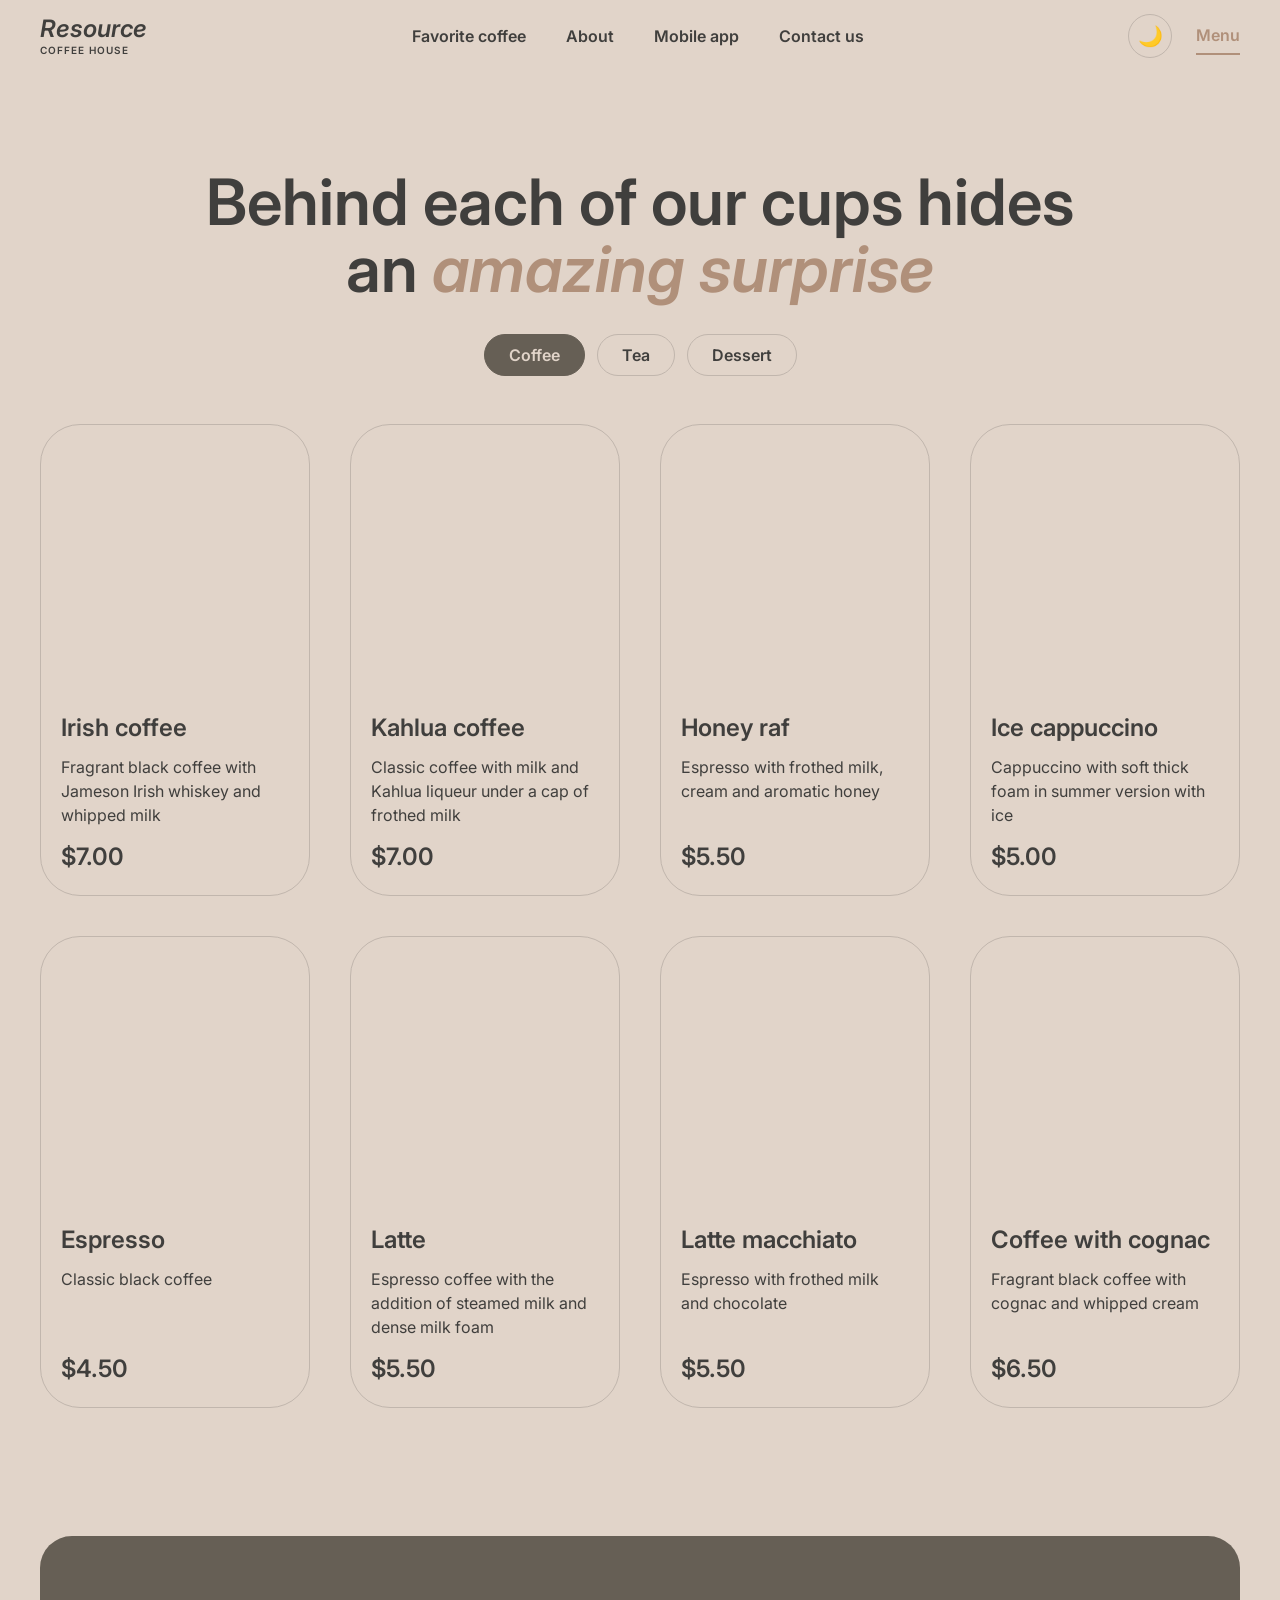
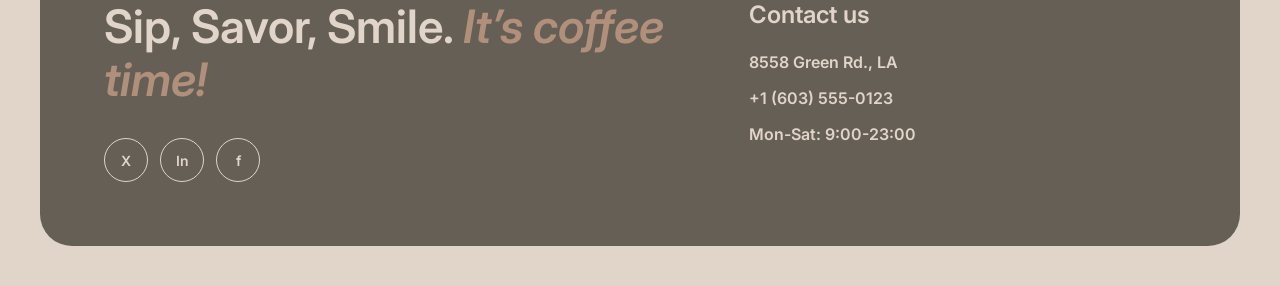
<file: menu.html>
<!DOCTYPE html>
<html lang="en" data-theme="light">
<head>
  <meta charset="UTF-8">
  <meta name="viewport" content="width=device-width, initial-scale=1.0">
  <title>Menu | Coffee House</title>
  <link rel="preconnect" href="https://fonts.googleapis.com">
  <link rel="preconnect" href="https://fonts.gstatic.com" crossorigin>
  <link href="https://fonts.googleapis.com/css2?family=Inter:ital,wght@0,400;0,600;1,600&display=swap" rel="stylesheet">
  <link rel="stylesheet" href="css/style.css">
</head>
<body>
  <header class="header">
    <div class="container header__inner">
      <a href="index.html" class="logo">Resource<small>Coffee house</small></a>

      <nav class="nav" id="nav" aria-label="Main navigation">
        <ul class="nav__list">
          <li><a href="index.html#favorite" class="nav__link">Favorite coffee</a></li>
          <li><a href="index.html#about" class="nav__link">About</a></li>
          <li><a href="index.html#app" class="nav__link">Mobile app</a></li>
          <li><a href="#contact" class="nav__link">Contact us</a></li>
          <li class="nav__mobile-only"><a href="menu.html" class="nav__link nav__link--active">Menu</a></li>
        </ul>
      </nav>

      <div class="header__actions">
        <button class="theme-toggle" id="theme-toggle" type="button" aria-label="Toggle light/dark theme">🌙</button>
        <a href="menu.html" class="header__menu header__menu--active">Menu</a>
        <button class="burger" id="burger" type="button" aria-label="Open menu" aria-expanded="false">
          <span></span><span></span><span></span>
        </button>
      </div>
    </div>
  </header>

  <main>
    <section class="section catalog">
      <div class="container">
        <h1 class="section__title">Behind each of our cups hides an <em>amazing surprise</em></h1>

        <div class="tabs" role="group" aria-label="Menu categories">
          <button class="tab tab--active" type="button" aria-pressed="true" data-category="coffee">Coffee</button>
          <button class="tab" type="button" aria-pressed="false" data-category="tea">Tea</button>
          <button class="tab" type="button" aria-pressed="false" data-category="dessert">Dessert</button>
        </div>

        <div class="catalog__grid" id="catalog"></div>

        <div class="catalog__more">
          <button class="btn" id="load-more" type="button" hidden>Load more</button>
        </div>
      </div>
    </section>
  </main>

  <footer class="footer" id="contact">
    <div class="container">
      <div class="footer__box">
        <div>
          <p class="footer__title">Sip, Savor, Smile. <em>It’s coffee time!</em></p>
          <div class="footer__social">
            <a href="#" aria-label="Twitter">X</a>
            <a href="#" aria-label="Instagram">In</a>
            <a href="#" aria-label="Facebook">f</a>
          </div>
        </div>
        <div>
          <h3>Contact us</h3>
          <address class="footer__contact">
            <p>8558 Green Rd., LA</p>
            <p><a href="tel:+16035550123">+1 (603) 555-0123</a></p>
            <p>Mon-Sat: 9:00-23:00</p>
          </address>
        </div>
      </div>
    </div>
  </footer>

  <div class="modal" id="modal" hidden>
    <div class="modal__overlay" data-close></div>
    <div class="modal__dialog" role="dialog" aria-modal="true" aria-labelledby="modal-title">
      <img class="modal__img" id="modal-img" src="[data-uri]" alt="">
      <div class="modal__content">
        <h2 id="modal-title">Product name</h2>
        <p class="modal__desc" id="modal-desc"></p>

        <fieldset class="modal__group">
          <legend>Size</legend>
          <div class="modal__options" id="modal-sizes"></div>
        </fieldset>

        <fieldset class="modal__group">
          <legend>Additives</legend>
          <div class="modal__options" id="modal-additives"></div>
        </fieldset>

        <div class="modal__total">
          <span>Total:</span>
          <strong id="modal-total"></strong>
        </div>
        <p class="modal__breakdown" id="modal-breakdown"></p>
        <p class="modal__note">The cost is not final. Download our mobile app to see the final price and place your order. Earn loyalty points and enjoy your favorite coffee with up to 20% discount.</p>

        <button class="modal__btn" type="button" data-close>Close</button>
      </div>
    </div>
  </div>

  <script src="js/theme.js"></script>
  <script src="js/burger.js"></script>
  <script src="js/products.js"></script>
  <script src="js/catalog.js"></script>
  <script src="js/modal.js"></script>
</body>
</html>
</file>
<file: css/style.css>
/* ===== Tokens (from Figma: Colors, Colors [Dark], Typography) ===== */
:root {
  --bg-page: #E1D4C9;
  --bg-container: #665F55;
  --text-primary: #403F3D;
  --text-inverse: #E1D4C9;
  --text-accent: #B0907A;
  --border-primary: #C1B6AD;
  --radius: 32px;
}

[data-theme="dark"] {
  --bg-page: #292826;
  --bg-container: #403F3D;
  --text-primary: #E1D4C9;
  --text-inverse: #E1D4C9;
  --text-accent: #B0907A;
  --border-primary: #665F55;
}

/* ===== Base ===== */
*,
*::before,
*::after {
  box-sizing: border-box;
  margin: 0;
  padding: 0;
}

html {
  scroll-behavior: smooth;
  scroll-padding-top: 80px;
}

body {
  font-family: "Inter", "Segoe UI", Arial, sans-serif;
  font-size: 16px;
  line-height: 1.5;
  background: var(--bg-page);
  color: var(--text-primary);
  transition: background 0.3s, color 0.3s;
}

img {
  display: block;
  max-width: 100%;
}

ul {
  list-style: none;
}

a {
  color: inherit;
  text-decoration: none;
}

[hidden] {
  display: none !important;
}

.no-scroll {
  overflow: hidden;
}

:focus-visible {
  outline: 2px solid var(--text-accent);
  outline-offset: 3px;
}

.container {
  width: 100%;
  max-width: 1440px;
  margin: 0 auto;
  padding: 0 40px;
}

h1,
h2 {
  font-weight: 600;
}

h1 {
  font-size: clamp(36px, 5vw, 72px);
  line-height: 1.05;
}

h2 {
  font-size: clamp(30px, 4.2vw, 60px);
  line-height: 1.25;
}

h3 {
  font-size: 24px;
  font-weight: 600;
  line-height: 1.25;
}

em {
  font-style: italic;
  color: var(--text-accent);
}

/* ===== Header ===== */
.header {
  position: sticky;
  top: 0;
  z-index: 30;
  background: var(--bg-page);
  transition: background 0.3s;
}

.header__inner {
  display: flex;
  align-items: center;
  justify-content: space-between;
  gap: 20px;
  height: 72px;
}

.logo {
  display: flex;
  flex-direction: column;
  line-height: 1;
  font-size: 24px;
  font-weight: 600;
  font-style: italic;
}

.logo small {
  margin-top: 4px;
  font-size: 10px;
  font-style: normal;
  font-weight: 600;
  letter-spacing: 1px;
  text-transform: uppercase;
}

.nav__list {
  display: flex;
  gap: 40px;
}

.nav__link {
  padding: 6px 0;
  font-weight: 600;
  border-bottom: 2px solid transparent;
  transition: color 0.2s, border-color 0.2s;
}

.nav__link:hover,
.nav__link--active {
  color: var(--text-accent);
  border-color: var(--text-accent);
}

.nav__mobile-only {
  display: none;
}

.header__actions {
  display: flex;
  align-items: center;
  gap: 24px;
}

.theme-toggle {
  width: 44px;
  height: 44px;
  font-size: 20px;
  color: var(--text-primary);
  background: transparent;
  border: 1px solid var(--border-primary);
  border-radius: 50%;
  cursor: pointer;
  transition: border-color 0.2s;
}

.theme-toggle:hover {
  border-color: var(--text-accent);
}

.header__menu {
  font-weight: 600;
  padding: 6px 0;
  border-bottom: 2px solid var(--text-primary);
  transition: color 0.2s, border-color 0.2s;
}

.header__menu:hover,
.header__menu--active {
  color: var(--text-accent);
  border-color: var(--text-accent);
}

.burger {
  display: none;
}

/* ===== Buttons ===== */
.btn {
  display: inline-block;
  padding: 14px 48px;
  background: #E1D4C9;
  color: #403F3D;
  font-family: inherit;
  font-size: 16px;
  font-weight: 600;
  border: none;
  border-radius: 999px;
  cursor: pointer;
  transition: background 0.2s, transform 0.2s;
}

.btn:hover {
  background: var(--text-accent);
  transform: translateY(-2px);
}

.catalog__more .btn {
  background: var(--bg-container);
  color: var(--text-inverse);
}

.catalog__more .btn:hover {
  background: var(--text-accent);
  color: #403F3D;
}

/* ===== Hero ===== */
.hero {
  padding: 8px 0 0;
}

.hero__box {
  position: relative;
  display: flex;
  align-items: center;
  min-height: 560px;
  padding: 64px;
  overflow: hidden;
  border-radius: var(--radius);
  color: #E1D4C9;
}

.hero__bg {
  position: absolute;
  inset: 0;
}

.hero__bg img {
  width: 100%;
  height: 100%;
  object-fit: cover;
}

.hero__bg::after {
  content: "";
  position: absolute;
  inset: 0;
  background: linear-gradient(90deg, rgba(0, 0, 0, 0.8) 0%, rgba(0, 0, 0, 0.2) 100%);
}

.hero__text {
  position: relative;
  max-width: 560px;
}

.hero__text h1 {
  margin-bottom: 24px;
}

.hero__text p {
  margin-bottom: 32px;
  font-size: 14px;
}

/* ===== Sections ===== */
.section {
  padding: 96px 0 0;
}

.section__title {
  margin-bottom: 48px;
  text-align: center;
}

/* ===== Slider ===== */
.slider {
  display: flex;
  align-items: center;
  gap: 16px;
}

.slider__viewport {
  flex: 1;
  overflow: hidden;
}

.slider__track {
  display: flex;
  transition: transform 0.4s ease;
}

.slide {
  flex: 0 0 100%;
  display: flex;
  flex-direction: column;
  align-items: center;
  text-align: center;
}

.slide img {
  width: 100%;
  max-width: 480px;
  height: 380px;
  margin-bottom: 24px;
  object-fit: cover;
  border-radius: var(--radius);
}

.slide p {
  max-width: 420px;
  margin: 8px 0 12px;
  font-size: 14px;
}

.slide__price {
  font-size: 20px;
  font-weight: 600;
}

.slider__arrow {
  flex-shrink: 0;
  width: 48px;
  height: 48px;
  font-size: 20px;
  color: var(--text-primary);
  background: transparent;
  border: 1px solid var(--border-primary);
  border-radius: 50%;
  cursor: pointer;
  transition: background 0.2s, color 0.2s, border-color 0.2s;
}

.slider__arrow:hover {
  background: var(--bg-container);
  color: var(--text-inverse);
  border-color: var(--bg-container);
}

.slider__dots {
  display: flex;
  justify-content: center;
  gap: 8px;
  margin-top: 32px;
}

.slider__dot {
  width: 40px;
  height: 4px;
  background: var(--border-primary);
  border: none;
  border-radius: 4px;
  cursor: pointer;
  transition: background 0.2s;
}

.slider__dot--active {
  background: var(--text-primary);
}

/* ===== About ===== */
.about__lead {
  margin-bottom: 56px;
  font-size: clamp(26px, 3.4vw, 48px);
  line-height: 1.25;
}

.gallery {
  display: grid;
  grid-template-columns: 1fr 1fr;
  gap: 24px;
}

.gallery__col {
  display: flex;
  flex-direction: column;
  gap: 24px;
}

.gallery__img {
  width: 100%;
  height: 300px;
  object-fit: cover;
  border-radius: var(--radius);
}

.gallery__img--tall {
  height: 460px;
}

/* ===== App ===== */
.app__inner {
  display: grid;
  grid-template-columns: 1fr 1fr;
  align-items: center;
  gap: 48px;
}

.app__text h2 {
  margin-bottom: 24px;
}

.app__text p {
  max-width: 460px;
  margin-bottom: 32px;
  font-size: 14px;
}

.app__stores {
  display: flex;
  flex-wrap: wrap;
  gap: 16px;
}

.store {
  padding: 12px 28px;
  font-weight: 600;
  border: 1px solid var(--text-primary);
  border-radius: 999px;
  transition: background 0.2s, color 0.2s;
}

.store:hover {
  background: var(--text-primary);
  color: var(--bg-page);
}

.app__img {
  width: 100%;
  height: 460px;
  object-fit: cover;
  border-radius: var(--radius);
}

/* ===== Footer ===== */
.footer {
  padding: 96px 0 40px;
}

.footer__box {
  display: grid;
  grid-template-columns: 1.4fr 1fr;
  gap: 48px;
  padding: 64px;
  background: var(--bg-container);
  color: var(--text-inverse);
  border-radius: var(--radius);
}

.footer__title {
  margin-bottom: 32px;
  font-size: clamp(30px, 3.6vw, 48px);
  font-weight: 600;
  line-height: 1.15;
}

.footer__social {
  display: flex;
  gap: 12px;
}

.footer__social a {
  display: grid;
  place-items: center;
  width: 44px;
  height: 44px;
  font-size: 14px;
  font-weight: 600;
  border: 1px solid var(--text-inverse);
  border-radius: 50%;
  transition: background 0.2s, color 0.2s;
}

.footer__social a:hover {
  background: var(--text-inverse);
  color: var(--bg-container);
}

.footer__box h3 {
  margin-bottom: 20px;
}

.footer__contact {
  display: grid;
  gap: 12px;
  font-style: normal;
  font-weight: 600;
}

.footer__contact a:hover {
  color: var(--text-accent);
}

/* ===== Catalog ===== */
.catalog .section__title {
  max-width: 900px;
  margin-left: auto;
  margin-right: auto;
  margin-bottom: 32px;
}

.tabs {
  display: flex;
  justify-content: center;
  flex-wrap: wrap;
  gap: 12px;
  margin-bottom: 48px;
}

.tab {
  padding: 10px 24px;
  color: var(--text-primary);
  font-family: inherit;
  font-size: 16px;
  font-weight: 600;
  background: transparent;
  border: 1px solid var(--border-primary);
  border-radius: 999px;
  cursor: pointer;
  transition: background 0.2s, color 0.2s, border-color 0.2s;
}

.tab:hover {
  border-color: var(--text-accent);
}

.tab--active {
  background: var(--bg-container);
  border-color: var(--bg-container);
  color: var(--text-inverse);
}

.catalog__grid {
  display: grid;
  grid-template-columns: repeat(4, 1fr);
  gap: 24px;
}

.product {
  display: flex;
  flex-direction: column;
  overflow: hidden;
  border: 1px solid var(--border-primary);
  border-radius: var(--radius);
  cursor: pointer;
  transition: transform 0.2s, border-color 0.2s;
}

.product:hover {
  transform: translateY(-4px);
  border-color: var(--text-accent);
}

.product img {
  width: 100%;
  aspect-ratio: 1 / 1;
  object-fit: cover;
  border-radius: var(--radius);
}

.product__body {
  display: flex;
  flex-direction: column;
  flex: 1;
  gap: 8px;
  padding: 20px 24px 24px;
}

.product__body p {
  flex: 1;
  font-size: 14px;
}

.product__price {
  font-size: 20px;
  font-weight: 600;
}

.catalog__more {
  display: flex;
  justify-content: center;
  margin-top: 32px;
}

/* ===== Modal ===== */
.modal {
  position: fixed;
  inset: 0;
  z-index: 100;
  display: flex;
  align-items: center;
  justify-content: center;
  padding: 20px;
}

.modal__overlay {
  position: absolute;
  inset: 0;
  background: rgba(41, 40, 38, 0.8);
}

.modal__dialog {
  position: relative;
  display: grid;
  grid-template-columns: 1fr 1.2fr;
  width: 100%;
  max-width: 820px;
  max-height: 90vh;
  overflow: auto;
  background: var(--bg-page);
  border: 1px solid var(--border-primary);
  border-radius: var(--radius);
}

.modal__close {
  position: absolute;
  top: 16px;
  right: 16px;
  z-index: 1;
  width: 36px;
  height: 36px;
  font-size: 16px;
  color: var(--text-primary);
  background: var(--bg-page);
  border: 1px solid var(--border-primary);
  border-radius: 50%;
  cursor: pointer;
}

.modal__close:hover {
  background: var(--bg-container);
  color: var(--text-inverse);
}

.modal__img {
  width: 100%;
  height: 100%;
  min-height: 280px;
  object-fit: cover;
}

.modal__content {
  padding: 32px;
}

.modal__content h2 {
  margin-bottom: 8px;
  font-size: 32px;
}

.modal__desc {
  margin-bottom: 20px;
  font-size: 14px;
}

.modal__group {
  margin-bottom: 16px;
  border: none;
}

.modal__group legend {
  margin-bottom: 8px;
  font-weight: 600;
}

.modal__options {
  display: flex;
  flex-wrap: wrap;
  gap: 8px;
}

.option {
  display: flex;
  align-items: center;
  gap: 6px;
  padding: 8px 16px;
  border: 1px solid var(--border-primary);
  border-radius: 999px;
  cursor: pointer;
  transition: border-color 0.2s, background 0.2s;
}

.option:hover {
  border-color: var(--text-accent);
}

.option:has(input:checked) {
  background: var(--bg-container);
  border-color: var(--bg-container);
  color: var(--text-inverse);
}

.option input {
  position: absolute;
  opacity: 0;
  pointer-events: none;
}

.option:has(input:focus-visible) {
  outline: 2px solid var(--text-accent);
  outline-offset: 2px;
}

.option__note {
  font-size: 13px;
  opacity: 0.8;
}

.modal__total {
  display: flex;
  justify-content: space-between;
  align-items: center;
  margin-top: 20px;
  padding-top: 16px;
  border-top: 1px solid var(--border-primary);
  font-size: 20px;
}

.modal__total strong {
  font-size: 28px;
}

.modal__breakdown {
  margin-top: 4px;
  font-size: 13px;
}

/* ===== Tablet ===== */
@media (max-width: 1024px) {
  .container {
    padding: 0 24px;
  }

  .nav__list {
    gap: 24px;
  }

  .catalog__grid {
    grid-template-columns: repeat(2, 1fr);
  }

  .hero__box {
    padding: 48px;
    min-height: 480px;
  }

  .footer__box {
    padding: 48px;
  }
}

/* ===== Mobile + burger ===== */
@media (max-width: 768px) {
  .container {
    padding: 0 16px;
  }

  .header__inner {
    height: 64px;
  }

  .header__menu {
    display: none;
  }

  .nav__mobile-only {
    display: block;
  }

  .burger {
    position: relative;
    z-index: 40;
    display: flex;
    flex-direction: column;
    justify-content: center;
    gap: 5px;
    width: 44px;
    height: 44px;
    padding: 0 11px;
    background: transparent;
    border: 1px solid var(--border-primary);
    border-radius: 50%;
    cursor: pointer;
  }

  .burger span {
    display: block;
    height: 2px;
    background: var(--text-primary);
    border-radius: 2px;
    transition: transform 0.3s, opacity 0.3s;
  }

  .burger--open span:nth-child(1) {
    transform: translateY(7px) rotate(45deg);
  }

  .burger--open span:nth-child(2) {
    opacity: 0;
  }

  .burger--open span:nth-child(3) {
    transform: translateY(-7px) rotate(-45deg);
  }

  .nav {
    position: fixed;
    top: 64px;
    right: 0;
    bottom: 0;
    left: 0;
    z-index: 35;
    padding: 40px 16px;
    background: var(--bg-page);
    transform: translateX(100%);
    transition: transform 0.3s;
  }

  .nav--open {
    transform: translateX(0);
  }

  .nav__list {
    flex-direction: column;
    gap: 24px;
  }

  .nav__link {
    font-size: 32px;
    line-height: 1.25;
  }

  .hero__box {
    align-items: flex-end;
    min-height: 520px;
    padding: 32px 24px;
    border-radius: 24px;
  }

  .hero__bg::after {
    background: linear-gradient(0deg, rgba(0, 0, 0, 0.85) 0%, rgba(0, 0, 0, 0.2) 100%);
  }

  .section {
    padding-top: 64px;
  }

  .section__title {
    margin-bottom: 32px;
  }

  .slide img {
    height: 300px;
  }

  .slider__arrow {
    display: none;
  }

  .gallery {
    grid-template-columns: 1fr;
  }

  .gallery__img,
  .gallery__img--tall {
    height: 280px;
  }

  .app__inner {
    grid-template-columns: 1fr;
  }

  .app__img {
    height: 320px;
  }

  .footer {
    padding-top: 64px;
  }

  .footer__box {
    grid-template-columns: 1fr;
    padding: 32px 24px;
    border-radius: 24px;
  }

  .catalog__grid {
    grid-template-columns: 1fr;
  }

  .modal__dialog {
    grid-template-columns: 1fr;
  }

  .modal__img {
    height: 200px;
    min-height: 0;
  }

  .modal__content {
    padding: 20px;
  }
}

/* ===== Sizes from Figma ===== */
.hero__box {
  min-height: 644px;
}

.gallery,
.gallery__col {
  gap: 40px;
}

.gallery__img {
  height: auto;
  aspect-ratio: 660 / 430;
}

.gallery__img--tall {
  height: auto;
  aspect-ratio: 660 / 590;
}

.app__img {
  height: auto;
  aspect-ratio: 1 / 1;
  object-fit: contain;
  border-radius: 0;
}

.catalog__grid {
  gap: 40px;
}

@media (max-width: 768px) {
  .hero__box {
    min-height: 520px;
  }

  .gallery,
  .gallery__col,
  .catalog__grid {
    gap: 24px;
  }
}

/* ===== Figma: cards + modal ===== */
.product {
  border-radius: 40px;
}

.product img {
  border-radius: 40px;
}

.product__body {
  gap: 12px;
  padding: 20px;
}

.product__body p {
  font-size: 16px;
}

.product__price {
  font-size: 24px;
}

.modal__dialog {
  max-width: 800px;
  grid-template-columns: 310px 1fr;
  gap: 24px;
  padding: 16px;
  border-radius: 40px;
}

.modal__img {
  width: 310px;
  height: 310px;
  min-height: 0;
  border-radius: 32px;
}

.modal__content {
  display: flex;
  flex-direction: column;
  padding: 0;
}

.modal__content h2 {
  font-size: 24px;
  line-height: 1.25;
}

.modal__desc {
  font-size: 16px;
}

.modal__group legend {
  font-weight: 400;
}

.option {
  gap: 10px;
  padding: 6px 16px 6px 6px;
  font-weight: 600;
}

.option__badge {
  display: grid;
  place-items: center;
  width: 32px;
  height: 32px;
  font-size: 14px;
  background: var(--border-primary);
  border-radius: 50%;
}

.option:has(input:checked) .option__badge {
  background: var(--text-inverse);
  color: #403F3D;
}

.modal__total strong {
  font-size: 24px;
}

.modal__note {
  margin: 12px 0 20px;
  font-size: 10px;
  font-weight: 600;
  line-height: 1.4;
}

.modal__btn {
  width: 100%;
  margin-top: auto;
  padding: 12px;
  color: var(--text-primary);
  font-family: inherit;
  font-size: 16px;
  font-weight: 600;
  background: transparent;
  border: 1px solid var(--text-primary);
  border-radius: 999px;
  cursor: pointer;
  transition: background 0.2s, color 0.2s;
}

.modal__btn:hover {
  background: var(--text-primary);
  color: var(--bg-page);
}

@media (max-width: 768px) {
  .modal__dialog {
    grid-template-columns: 1fr;
    max-height: 92vh;
  }

  .modal__img {
    width: 100%;
    height: auto;
    aspect-ratio: 1 / 1;
  }
}
</file>
